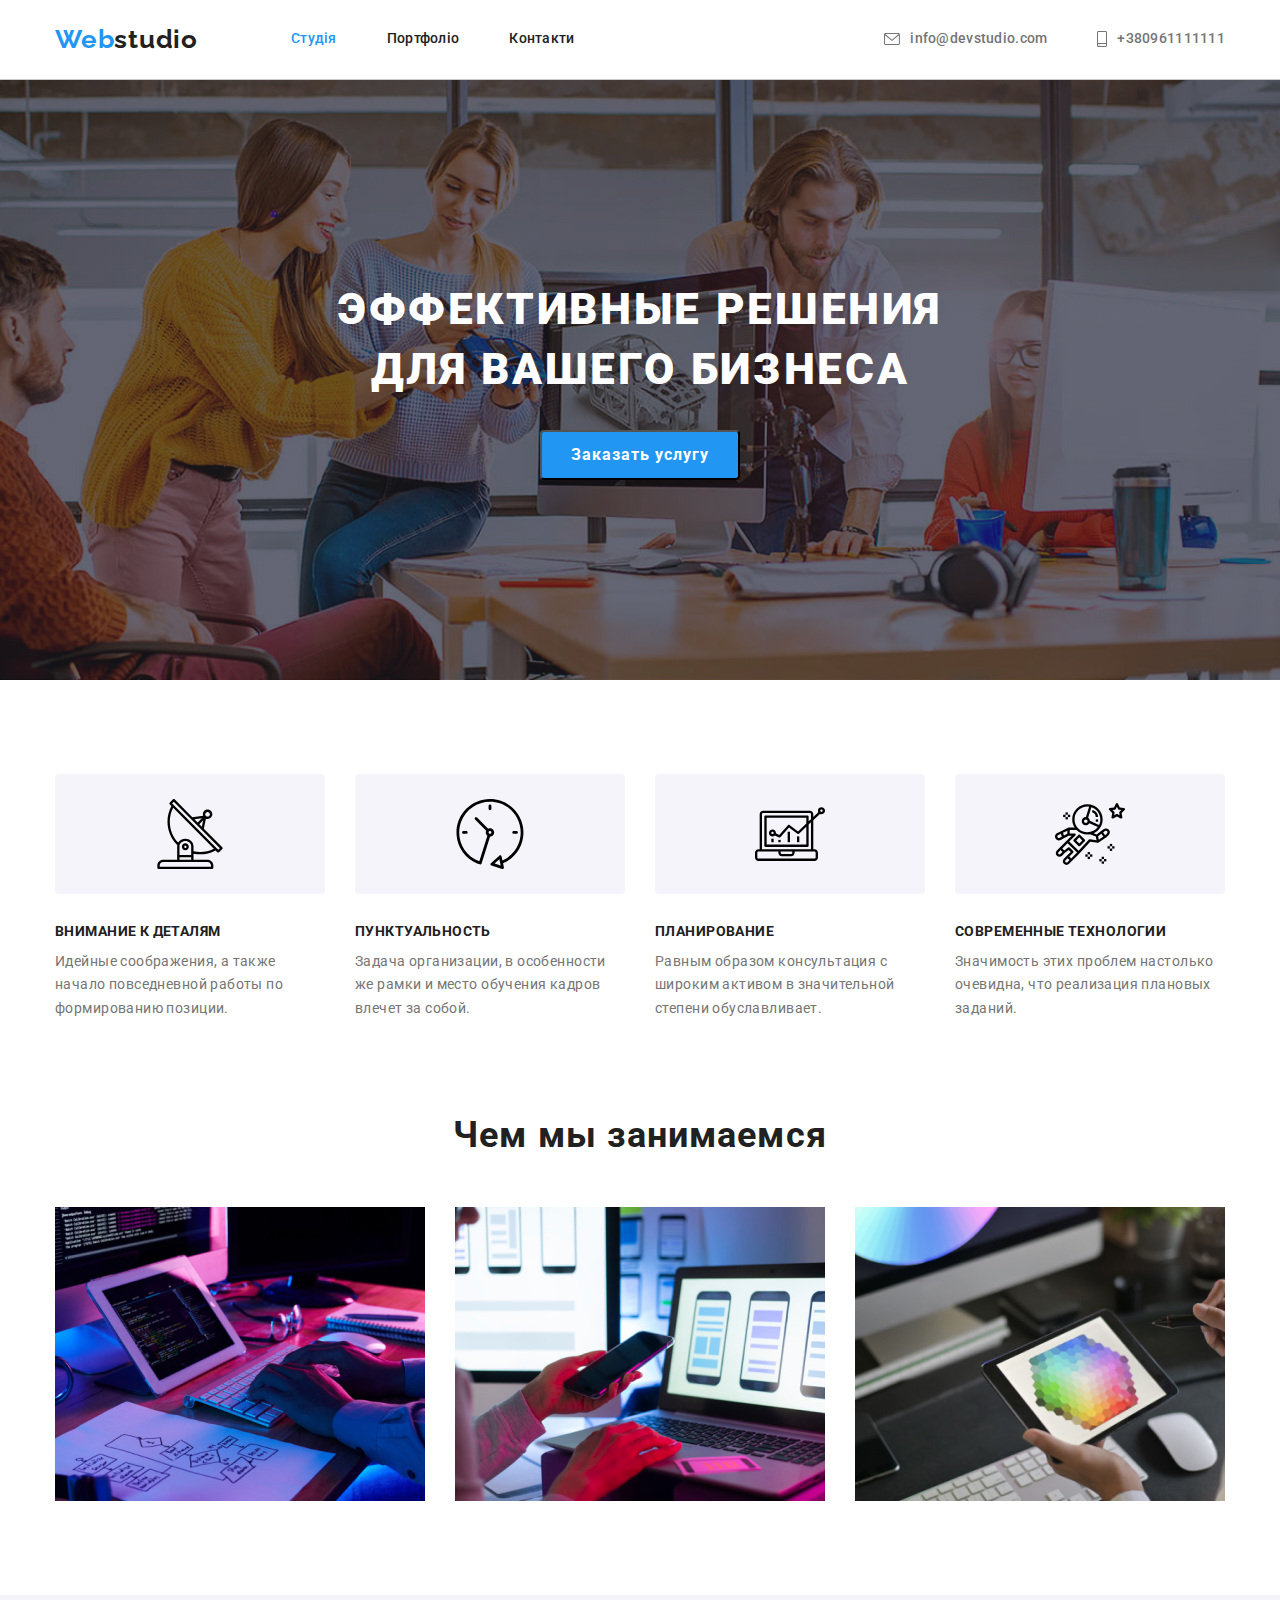
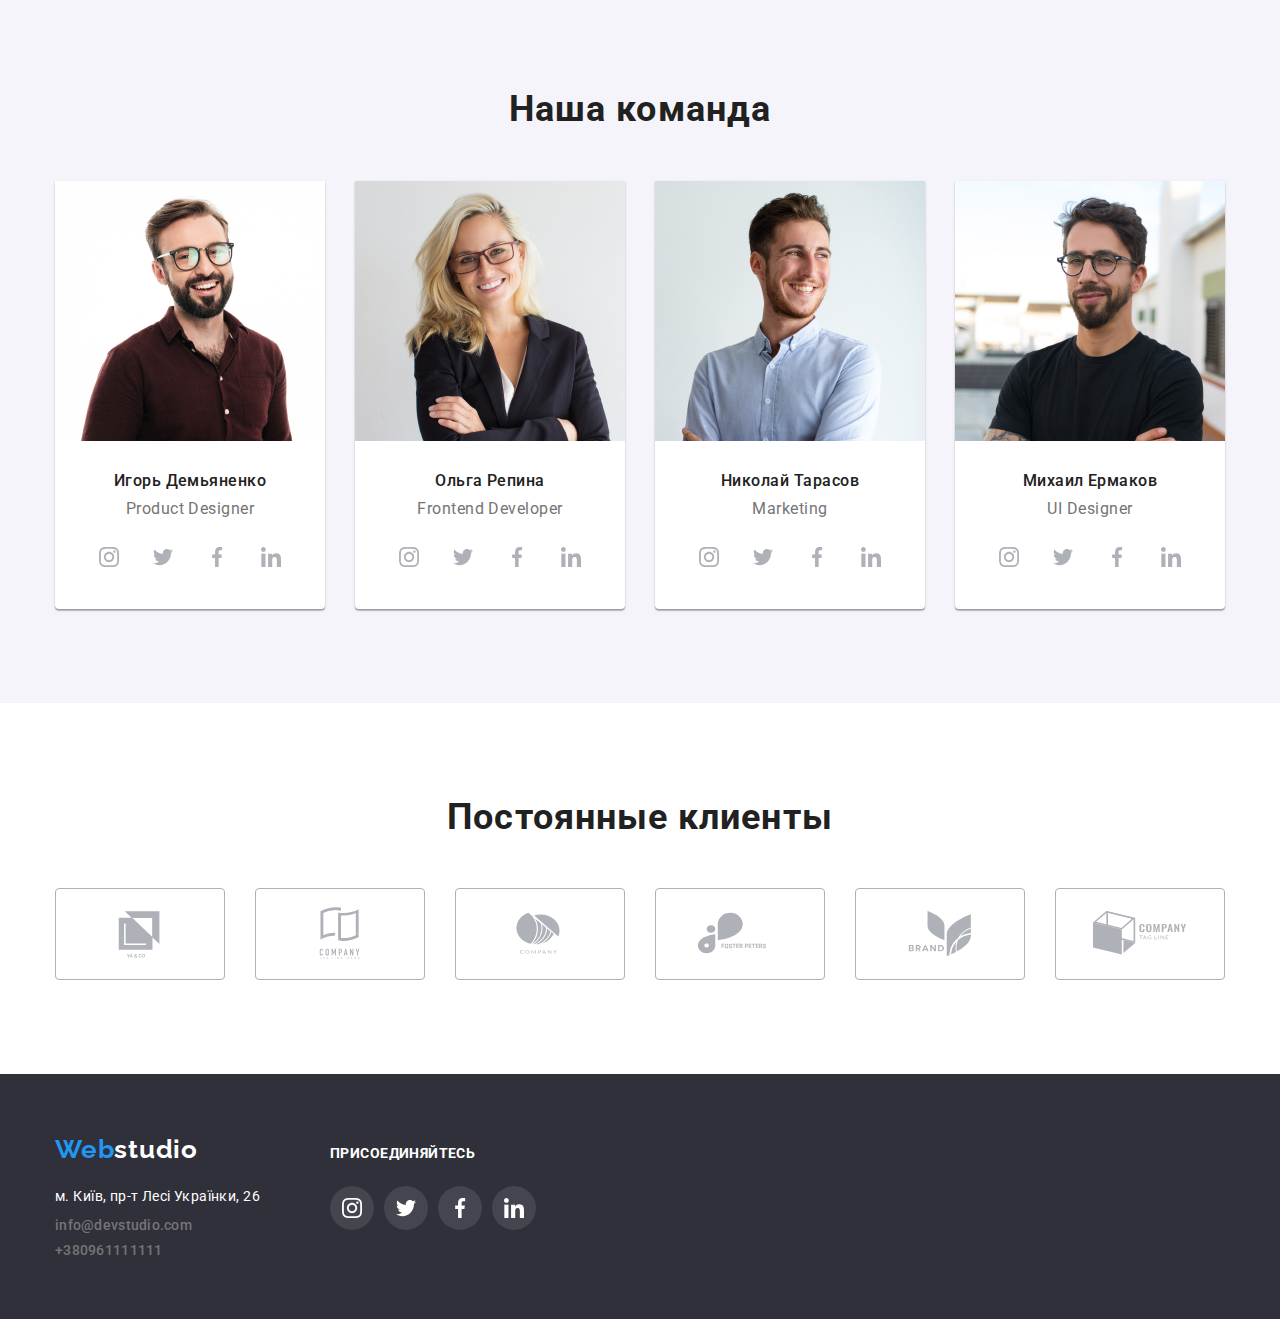
<file: index.html>
<!DOCTYPE html>
<html lang="en">

<head>
  <meta charset="UTF-8" />
  <meta http-equiv="X-UA-Compatible" content="IE=edge" />
  <link rel="preconnect" href="https://fonts.googleapis.com" />
  <link rel="preconnect" href="https://fonts.gstatic.com" crossorigin />
  <link href="https://fonts.googleapis.com/css2?family=Raleway:wght@700&family=Roboto:wght@400;500;700;900&display=swap"
    rel="stylesheet" />
  <link rel="stylesheet" href="https://cdn.jsdelivr.net/npm/modern-normalize@1.1.0/modern-normalize.min.css" />
  <link rel="stylesheet" href="./styles/styles.css" />
  <title>DZ4</title>
</head>

<body>
  <!--header-->
  <header class="header">
    <div class="conteiner navigation">
      <nav class="navbar">
        <a class="logo-nav link" href="index.html">Web<span class="logoheader">studio</span></a>
        <ul class="navbar-list list">
          <li class="navbar-item"><a class="link current" href="./index.html">Студія</a></li>
          <li class="navbar-item"><a class="link" href="./portfolio.html">Портфоліо</a></li>
          <li class="navbar-item"><a class="link" href="">Контакти</a></li>
        </ul>
      </nav>
      <ul class="contact-list list">
        <li class="contact-item">
          <a class="contact-link link" href="mailto:info@devstudio.com">
            <svg class="mail-contact" width="16" height="12">
              <use href="./img/symbol-defs.svg#icon-mail">
              </use>
            </svg>info@devstudio.com
          </a>
        </li>
        <li class="contact-item">
          <a class="contact-link link" href="tel:+380961111111">
            <svg class="phone-contact" width="10" height="16">
              <use href="./img/symbol-defs.svg#icon-smartphone">
              </use>
            </svg>+380961111111</a>
        </li>
      </ul>
    </div>
  </header>
  <!--main-->
  <main>
    <!--baner-->
    <section class="baner">
      <div class="conteiner">
        <h1 class="baner-title">Эффективные решения для вашего бизнеса</h1>
        <button class="btn baner-btn" type="button">Заказать услугу</button>
      </div>
    </section>
    <!--content-->
    <section class="section">
      <div class="conteiner">
        <h2 class="content-title visually-hidden ">Наші переваги</h2>
        <ul class="content-list list">
          <li class="content-item">
            <div class="content-svg-wraper">
              <svg class="content-svg" width="70" height="70">
                <use href="./img/symbol-defs.svg#icon-content1"></use>
              </svg>
            </div>
            <h3 class="content-subtitle">Внимание к деталям</h3>
            <p class="content-text">
              Идейные соображения, а также начало повседневной работы по формированию позиции.
            </p>
          </li>
          <li class="content-item">
            <div class="content-svg-wraper">
              <svg class="content-svg" width="70" height="70">
                <use href="./img/symbol-defs.svg#icon-content2"></use>
              </svg>
            </div>
            <h3 class="content-subtitle">Пунктуальность</h3>
            <p class="content-text">
              Задача организации, в особенности же рамки и место обучения кадров влечет за собой.
            </p>
          </li>
          <li class="content-item">
            <div class="content-svg-wraper">
              <svg class="content-svg" width="70" height="70">
                <use href="./img/symbol-defs.svg#icon-content3"></use>
              </svg>
            </div>
            <h3 class="content-subtitle">Планирование</h3>
            <p class="content-text">
              Равным образом консультация с широким активом в значительной степени обуславливает.
            </p>
          </li>
          <li class="content-item">
            <div class="content-svg-wraper">
              <svg class="content-svg" width="70" height="70">
                <use href="./img/symbol-defs.svg#icon-content4"></use>
              </svg>
            </div>
            <h3 class="content-subtitle">Современные технологии</h3>
            <p class="content-text">
              Значимость этих проблем настолько очевидна, что реализация плановых заданий.
            </p>
          </li>
        </ul>
      </div>
    </section>
    <!--work galery-->
    <section class="work section">
      <div class="conteiner">
        <h2 class="work-title">Чем мы занимаемся</h2>
        <ul class="work-list list">
          <li class="work-item">
            <img src="./img/box1.jpg" alt="developer typing on keyboard" width="370" />
          </li>
          <li class="work-item">
            <img src="./img/box2.jpg" alt="mobile developer watching at phone" width="370" />
          </li>
          <li class="work-item">
            <img src="./img/box3.jpg" alt="developer watching at tablet" width="370" />
          </li>
        </ul>
      </div>
    </section>
    <!--team-->
    <section class="team section">
      <div class="conteiner">
        <h2 class="team-title">Наша команда</h2>
        <ul class="team-list list">
          <li class="team-item">
            <img src="./img/img.jpg" alt="Product designer" width="270" />
            <div class="team-people">
              <h3 class="team-subtitle">Игорь Демьяненко</h3>
              <p class="team-text">Product Designer</p>
              <ul class="team-social-list list">
                <li class="team-social-item">
                  <a href="" class="team-link link">
                    <svg class="social-svg" width="20" height="20">
                      <use href="./img/symbol-defs.svg#icon-instagram"></use>
                    </svg>
                  </a>
                </li>
                <li class="team-social-item">
                  <a href="" class="team-link link">
                    <svg class="social-svg" width="20" height="20">
                      <use href="./img/symbol-defs.svg#icon-twitter"></use>
                    </svg>
                  </a>
                </li>
                <li class="team-social-item">
                  <a href="" class="team-link link">
                    <svg class="social-svg" width="20" height="20">
                      <use href="./img/symbol-defs.svg#icon-facebook"></use>
                    </svg>
                  </a>
                </li>
                <li class="team-social-item">
                  <a href="" class="team-link link">
                    <svg class="social-svg" width="20" height="20">
                      <use href="./img/symbol-defs.svg#icon-linkedin"></use>
                    </svg>
                  </a>
                </li>
              </ul>
            </div>
          </li>
          <li class="team-item">
            <img src="./img/img-1.jpg" alt="Frontend developer" width="270" />
            <div class="team-people">
              <h3 class="team-subtitle">Ольга Репина</h3>
              <p class="team-text">Frontend Developer</p>
              <ul class="team-social-list list">
                <li class="team-social-item">
                  <a href="" class="team-link link">
                    <svg class="social-svg" width="20" height="20">
                      <use href="./img/symbol-defs.svg#icon-instagram"></use>
                    </svg>
                  </a>
                </li>
                <li class="team-social-item">
                  <a href="" class="team-link link">
                    <svg class="social-svg" width="20" height="20">
                      <use href="./img/symbol-defs.svg#icon-twitter"></use>
                    </svg>
                  </a>
                </li>
                <li class="team-social-item">
                  <a href="" class="team-link link">
                    <svg class="social-svg" width="20" height="20">
                      <use href="./img/symbol-defs.svg#icon-facebook"></use>
                    </svg>
                  </a>
                </li>
                <li class="team-social-item">
                  <a href="" class="team-link link">
                    <svg class="social-svg" width="20" height="20">
                      <use href="./img/symbol-defs.svg#icon-linkedin"></use>
                    </svg>
                  </a>
                </li>
              </ul>
            </div>
          </li>
          <li class="team-item">
            <img src="./img/img-2.jpg" alt="Marketing" width="270" />
            <div class="team-people">
              <h3 class="team-subtitle">Николай Тарасов</h3>
              <p class="team-text">Marketing</p>
              <ul class="team-social-list list">
                <li class="team-social-item">
                  <a href="" class="team-link link">
                    <svg class="social-svg" width="20" height="20">
                      <use href="./img/symbol-defs.svg#icon-instagram"></use>
                    </svg>
                  </a>
                </li>
                <li class="team-social-item">
                  <a href="" class="team-link link">
                    <svg class="social-svg" width="20" height="20">
                      <use href="./img/symbol-defs.svg#icon-twitter"></use>
                    </svg>
                  </a>
                </li>
                <li class="team-social-item">
                  <a href="" class="team-link link">
                    <svg class="social-svg" width="20" height="20">
                      <use href="./img/symbol-defs.svg#icon-facebook"></use>
                    </svg>
                  </a>
                </li>
                <li class="team-social-item">
                  <a href="" class="team-link link">
                    <svg class="social-svg" width="20" height="20">
                      <use href="./img/symbol-defs.svg#icon-linkedin"></use>
                    </svg>
                  </a>
                </li>
              </ul>
            </div>
          </li>
          <li class="team-item">
            <img src="./img/img-3.jpg" alt="UI designer" width="270" />
            <div class="team-people">
              <h3 class="team-subtitle">Михаил Ермаков</h3>
              <p class="team-text">UI Designer</p>
              <ul class="team-social-list list">
                <li class="team-social-item">
                  <a href="" class="team-link link">
                    <svg class="social-svg" width="20" height="20">
                      <use href="./img/symbol-defs.svg#icon-instagram"></use>
                    </svg>
                  </a>
                </li>
                <li class="team-social-item">
                  <a href="" class="team-link link">
                    <svg class="social-svg" width="20" height="20">
                      <use href="./img/symbol-defs.svg#icon-twitter"></use>
                    </svg>
                  </a>
                </li>
                <li class="team-social-item">
                  <a href="" class="team-link link">
                    <svg class="social-svg" width="20" height="20">
                      <use href="./img/symbol-defs.svg#icon-facebook"></use>
                    </svg>
                  </a>
                </li>
                <li class="team-social-item">
                  <a href="" class="team-link link">
                    <svg class="social-svg" width="20" height="20">
                      <use href="./img/symbol-defs.svg#icon-linkedin"></use>
                    </svg>
                  </a>
                </li>
              </ul>
            </div>
          </li>
        </ul>
      </div>
    </section>
    <!--clients-->
    <section class="clients section">
      <div class="conteiner">
        <h2 class="clients-title">Постоянные клиенты</h2>
        <ul class="clients-list list">
          <li class="clients-item">
            <a href="" class="clients-link link">
              <svg class="clients-logo" width="106" height="60">
                <use href="./img/symbol-defs.svg#icon-clients1"></use>
              </svg>
            </a>
          </li>
          <li class="clients-item">
            <a href="" class="clients-link link">
              <svg class="clients-logo" width="106" height="60">
                <use href="./img/symbol-defs.svg#icon-clients2"></use>
              </svg>
            </a>
          </li>
          <li class="clients-item">
            <a href="" class="clients-link link">
              <svg class="clients-logo" width="106" height="60">
                <use href="./img/symbol-defs.svg#icon-clients3"></use>
              </svg>
            </a>
          </li>
          <li class="clients-item">
            <a href="" class="clients-link link">
              <svg class="clients-logo" width="106" height="60">
                <use href="./img/symbol-defs.svg#icon-clients4"></use>
              </svg>
            </a>
          </li>
          <li class="clients-item">
            <a href="" class="clients-link link">
              <svg class="clients-logo" width="106" height="60">
                <use href="./img/symbol-defs.svg#icon-clients5"></use>
              </svg>
            </a>
          </li>
          <li class="clients-item">
            <a href="" class="clients-link link">
              <svg class="clients-logo" width="106" height="60">
                <use href="./img/symbol-defs.svg#icon-clients6"></use>
              </svg>
            </a>
          </li>
        </ul>
      </div>
    </section>
  </main>
  <!--footer-->
  <footer class="footer">
    <div class="conteiner footer-wraper">
      <div class="address-wraper">
        <a class="logo-footer link" href="index.html">Web<span class="logofooter">studio</span></a>
        <address>

          <ul class="footer-list list">
            <li class="footer-item">
              <a class="footer-map link" href="https://goo.gl/maps/QaSQcrVwAwJUvmYh8" target="_blank" rel="">м. Київ,
                пр-т
                Лесі Українки, 26</a>
            </li>
            <li class="footer-item">
              <a class="contact-link link" href="mailto:info@devstudio.com">info@devstudio.com</a>
            </li>
            <li class="footer-item">
              <a class="contact-link link" href="tel:+380961111111">+380961111111</a>
            </li>
          </ul>
        </address>
      </div>
      <div class="join">
        <h3 class="join-title">присоединяйтесь</h3>
        <ul class="team-social-list list">
          <li class="team-social-item">
            <a href="" class="team-link join-social-link link">
              <svg class="social-svg" width="20" height="20">
                <use href="./img/symbol-defs.svg#icon-instagram"></use>
              </svg>
            </a>
          </li>
          <li class="team-social-item">
            <a href="" class="team-link join-social-link link">
              <svg class="social-svg" width="20" height="20">
                <use href="./img/symbol-defs.svg#icon-twitter"></use>
              </svg>
            </a>
          </li>
          <li class="team-social-item">
            <a href="" class="team-link join-social-link link">
              <svg class="social-svg" width="20" height="20">
                <use href="./img/symbol-defs.svg#icon-facebook"></use>
              </svg>
            </a>
          </li>
          <li class="team-social-item">
            <a href="" class="team-link join-social-link link">
              <svg class="social-svg" width="20" height="20">
                <use href="./img/symbol-defs.svg#icon-linkedin"></use>
              </svg>
            </a>
          </li>
        </ul>
      </div>
    </div>
  </footer>
</body>

</html>
</file>
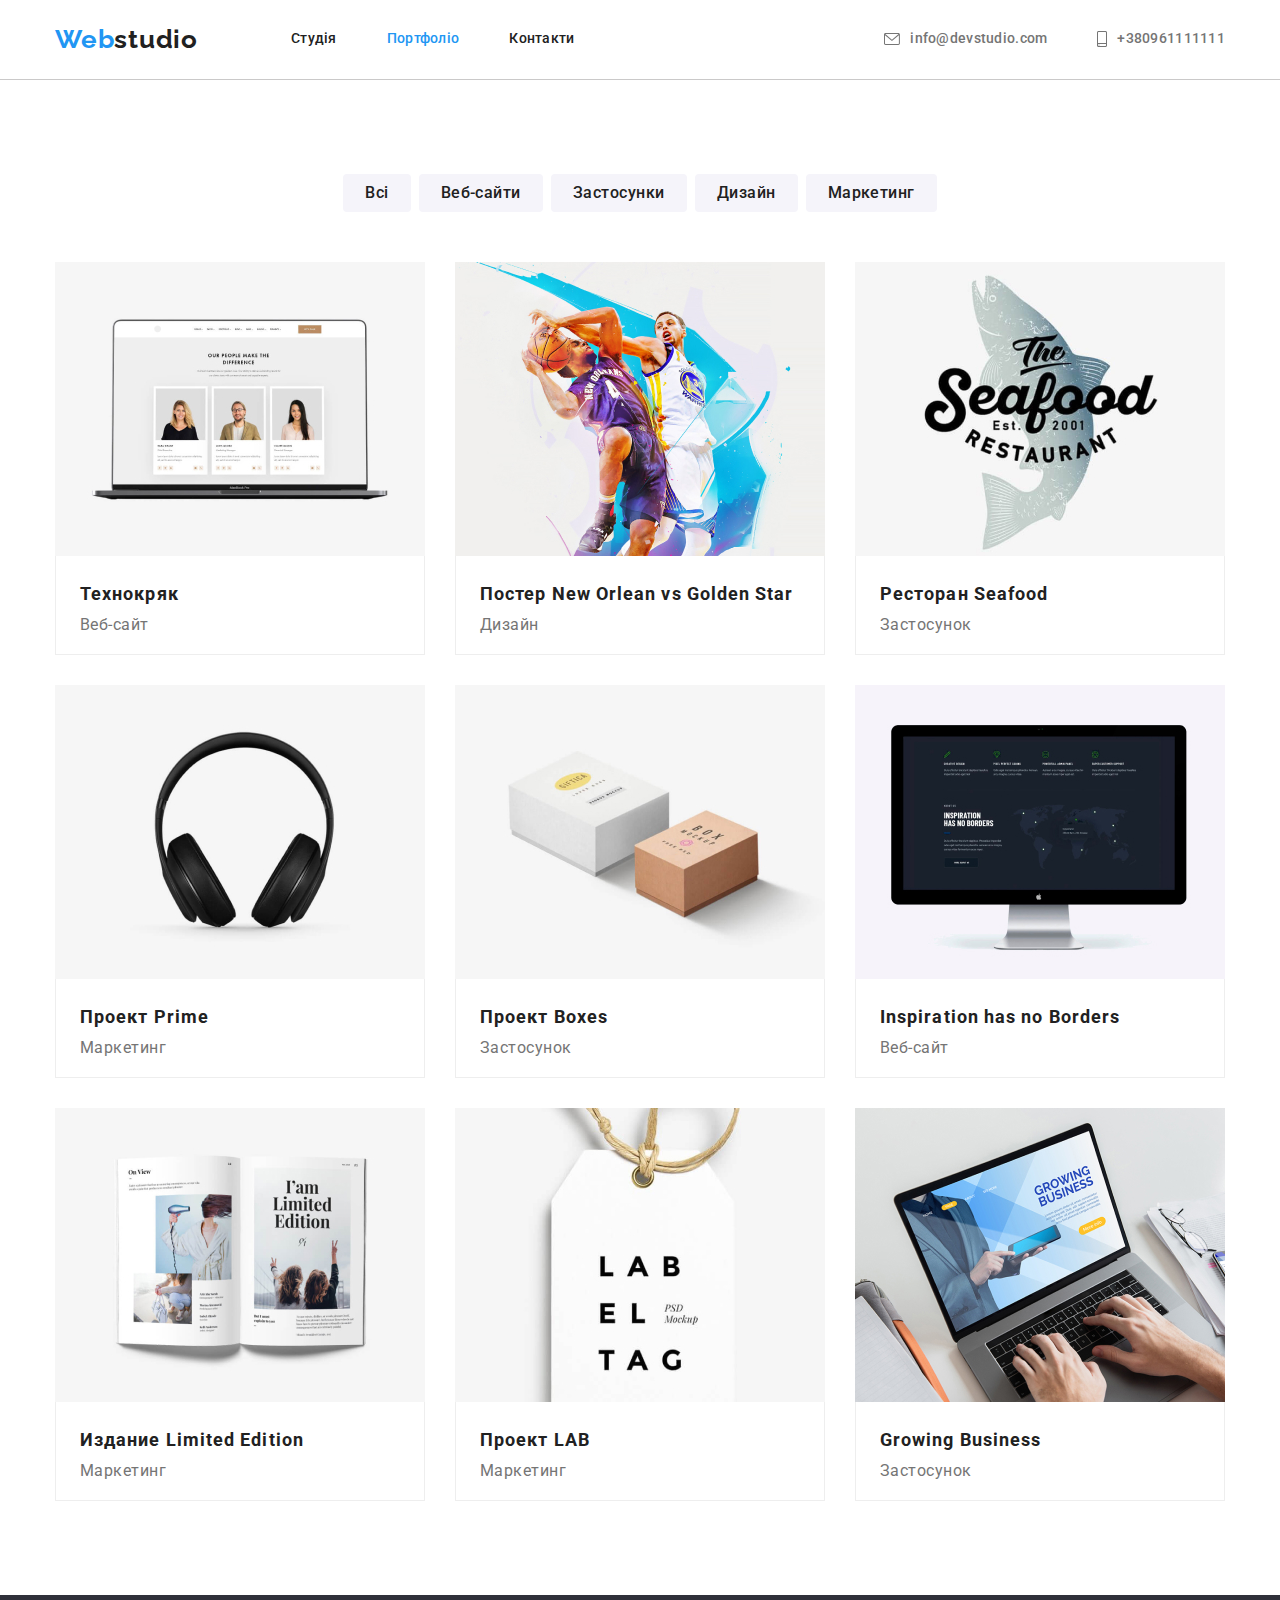
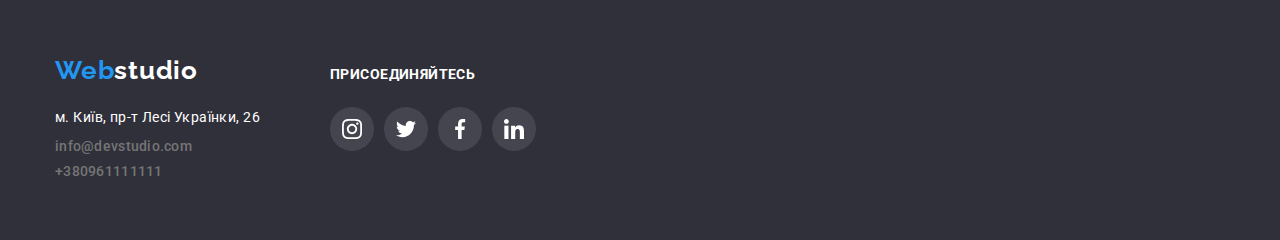
<file: portfolio.html>
<!DOCTYPE html>
<html lang="en">
  <head>
    <meta charset="UTF-8" />
    <meta http-equiv="X-UA-Compatible" content="IE=edge" />
    <link rel="preconnect" href="https://fonts.googleapis.com" />
    <link rel="preconnect" href="https://fonts.gstatic.com" crossorigin />
    <link
      href="https://fonts.googleapis.com/css2?family=Raleway:wght@700&family=Roboto:wght@400;500;700;900&display=swap"
      rel="stylesheet"
    />
    <link
      rel="stylesheet"
      href="https://cdn.jsdelivr.net/npm/modern-normalize@1.1.0/modern-normalize.min.css"
    />
    <link rel="stylesheet" href="./styles/styles.css" />
    <title>DZ4 Portfolio</title>
  </head>

  <body>
    <!--header-->
    <header class="header">
      <div class="conteiner navigation">
        <nav class="navbar">
          <a class="logo-nav link" href="index.html">Web<span class="logoheader">studio</span></a>
          <ul class="navbar-list list">
            <li class="navbar-item"><a class="link" href="./index.html">Студія</a></li>
            <li class="navbar-item"><a class="link current" href="./portfolio.html">Портфоліо</a></li>
            <li class="navbar-item"><a class="link" href="">Контакти</a></li>
          </ul>
        </nav>
        <ul class="contact-list list">
          <li class="contact-item">
            <a class="contact-link link" href="mailto:info@devstudio.com">
              <svg class="mail-contact" width="16" height="12">
                <use href="./img/symbol-defs.svg#icon-mail">
                </use>
              </svg>info@devstudio.com</a>
          </li>
          <li class="contact-item">
            <a class="contact-link link" href="tel:+380961111111">
              <svg class="phone-contact" width="10" height="16">
                <use href="./img/symbol-defs.svg#icon-smartphone">
                </use>
              </svg>+380961111111</a>
          </li>
        </ul>
      </div>
    </header>
    <!--main-->
    <main>
      <section class="section">
        <div class="conteiner">
          <h1 class="filter-title visually-hidden">Filter</h1>
          <!--filer-->
          <ul class="filter-list list">
            <li class="filter-item"><button class="filter-btn" type="button">Всі</button></li>
            <li class="filter-item">
              <button class="filter-btn" type="button">Веб-сайти</button>
            </li>
            <li class="filter-item">
              <button class="filter-btn" type="button">Застосунки</button>
            </li>
            <li class="filter-item"><button class="filter-btn" type="button">Дизайн</button></li>
            <li class="filter-item">
              <button class="filter-btn" type="button">Маркетинг</button>
            </li>
          </ul>
          <!--portfolio-work-->
          <ul class="portfolio-work-list list">
            <li class="portfolio-work-item item">
              <a class="portfolio-work-link link" href="">
                <img class="portfolio-work-img" src="./img/portf(2).jpg" alt="notebook" />
                <div class="portfolio-name">
                  <h2 class="portfolio-work-title">Технокряк</h2>
                  <p class="portfolio-work-text">Веб-сайт</p>
                </div>
              </a>
            </li>
            <li class="portfolio-work-item">
              <a class="portfolio-work-link link" href=""><img class="portfolio-work-img" src="./img/portf(3).jpg" alt="bascetbool" />
                <div class="portfolio-name">
                  <h2 class="portfolio-work-title">Постер New Orlean vs Golden Star</h2>
                  <p class="portfolio-work-text">Дизайн</p>
                </div>
              </a>
            </li>
            <li class="portfolio-work-item">
              <a class="portfolio-work-link link" href=""><img class="portfolio-work-img" src="./img/portf(4).jpg" alt="logobar&fish" />
                <div class="portfolio-name">
                  <h2 class="portfolio-work-title">Ресторан Seafood</h2>
                  <p class="portfolio-work-text">Застосунок</p>
                </div>
              </a>
            </li>
            <li class="portfolio-work-item">
              <a class="portfolio-work-link link" href=""><img class="portfolio-work-img" src="./img/portf(5).jpg" alt="headphone" />
                <div class="portfolio-name">
                  <h2 class="portfolio-work-title">Проект Prime</h2>
                  <p class="portfolio-work-text">Маркетинг</p>
                </div>
              </a>
            </li>
            <li class="portfolio-work-item">
              <a class="portfolio-work-link link" href=""><img class="portfolio-work-img" src="./img/portf(6).jpg" alt="boxes" />
                <div class="portfolio-name">
                  <h2 class="portfolio-work-title">Проект Boxes</h2>
                  <p class="portfolio-work-text">Застосунок</p>
                </div>
              </a>
            </li>
            <li class="portfolio-work-item">
              <a class="portfolio-work-link link" href=""><img class="portfolio-work-img" src="./img/portf(7).jpg" alt="pc" />
                <div class="portfolio-name">
                  <h2 class="portfolio-work-title">Inspiration has no Borders</h2>
                  <p class="portfolio-work-text">Веб-сайт</p>
                </div>
              </a>
            </li>
            <li class="portfolio-work-item">
              <a class="portfolio-work-link link" href=""><img class="portfolio-work-img" src="./img/portf(8).jpg" alt="magazine" />
                <div class="portfolio-name">
                  <h2 class="portfolio-work-title">Издание Limited Edition</h2>
                  <p class="portfolio-work-text">Маркетинг</p>
                </div>
              </a>
            </li>
            <li class="portfolio-work-item">
              <a class="portfolio-work-link link" href=""><img class="portfolio-work-img" src="./img/portf(9).jpg" alt="price" />
                <div class="portfolio-name">
                  <h2 class="portfolio-work-title">Проект LAB</h2>
                  <p class="portfolio-work-text">Маркетинг</p>
                </div>
              </a>
            </li>
            <li class="portfolio-work-item">
              <a class="portfolio-work-link link" href=""><img class="portfolio-work-img" src="./img/portf(1).jpg" alt="notebook" />
                <div class="portfolio-name">
                  <h2 class="portfolio-work-title">Growing Business</h2>
                  <p class="portfolio-work-text">Застосунок</p>
                </div>
              </a>
            </li>
          </ul>
        </div>
      </section>
    </main>
    <!--footer-->
  <footer class="footer">
    <div class="conteiner footer-wraper">
      <div class="address-wraper">
        <a class="logo-footer link" href="index.html">Web<span class="logofooter">studio</span></a>
        <address>
          <ul class="footer-list list">
            <li class="footer-item">
              <a class="footer-map link" href="https://goo.gl/maps/QaSQcrVwAwJUvmYh8" target="_blank" rel="">м. Київ, пр-т
                Лесі Українки, 26</a>
            </li>
            <li class="footer-item">
              <a class="contact-link link" href="mailto:info@devstudio.com">info@devstudio.com</a>
            </li>
            <li class="footer-item">
              <a class="contact-link link" href="tel:+380961111111">+380961111111</a>
            </li>
          </ul>
        </address>
      </div>
      <div class="join">
        <h3 class="join-title">присоединяйтесь</h3>
        <ul class="team-social-list list">
          <li class="team-social-item">
            <a href="" class="team-link join-social-link link">
              <svg class="social-svg" width="20" height="20">
                <use href="./img/symbol-defs.svg#icon-instagram"></use>
              </svg>
            </a>
          </li>
          <li class="team-social-item">
            <a href="" class="team-link join-social-link link">
              <svg class="social-svg" width="20" height="20">
                <use href="./img/symbol-defs.svg#icon-twitter"></use>
              </svg>
            </a>
          </li>
          <li class="team-social-item">
            <a href="" class="team-link join-social-link link">
              <svg class="social-svg" width="20" height="20">
                <use href="./img/symbol-defs.svg#icon-facebook"></use>
              </svg>
            </a>
          </li>
          <li class="team-social-item">
            <a href="" class="team-link join-social-link link">
              <svg class="social-svg" width="20" height="20">
                <use href="./img/symbol-defs.svg#icon-linkedin"></use>
              </svg>
            </a>
          </li>
        </ul>
      </div>
    </div>
  </footer>
  </body>
</html>
</file>
<file: styles/styles.css>
:root {
  --primari-text-color: #757575;
  --title-text-color: #212121;
  --accent-text-color: #2196F3;
  --primari-white-color: #ffffff;
  --primari-border-color: #AFB1B8;
}

body {
  font-family: 'Roboto';
}

h1,
h2,
h3,
p,
ul {
  margin: 0;
}

ul {
  padding: 0;
}

img {
  display: block;
  max-width: 100%;
  height: auto;
}

.conteiner {
  width: 1200px;
  margin: 0 auto;
  padding: 0 15px;
}

.list {
  list-style: none;
}

.link {
  display: block;
  color: var(--title-text-color);
  text-decoration: none;
}

.section {
  padding-top: 94px;
  padding-bottom: 94px;
}

.visually-hidden {
  position: absolute;
  white-space: nowrap;
  width: 1px;
  height: 1px;
  overflow: hidden;
  border: 0;
  padding: 0;
  clip: rect(0 0 0 0);
  clip-path: inset(50%);
  margin: -1px;
}

/*---header---------------*/

.header {
  border-bottom: 1px solid #cac9c9;
}

.navigation {
  display: flex;
  align-items: center;
}

.logo-nav {
  padding-top: 24px;
  padding-bottom: 24px;
  font-family: 'Raleway';
  font-style: normal;
  font-weight: 700;
  font-size: 26px;
  line-height: 1.19;
  letter-spacing: 0.03em;
  color: var(--accent-text-color);
}

.logoheader {
  color: var(--title-text-color);
}

.navbar {
  display: flex;
}

.navbar-list {
  display: flex;
  align-items: center;
  margin-left: 93px;
}

.navbar-item {
  font-weight: 500;
  font-size: 14px;
  line-height: 1.14;
  letter-spacing: 0.02em;
}

.navbar-item:not(:last-child) {
  margin-right: 50px;
}

.link:hover,
.link:focus {
  color:var(--accent-text-color);
}

.contact-list {
  display: flex;
  margin-left: auto;
}

.contact-item:not(:last-child) {
  margin-right: 50px;
}

.contact-link {
      display: flex;
        align-items: center;
  font-weight: 500;
  font-size: 14px;
  line-height: 1.14;
  letter-spacing: 0.02em;
  color: #757575;
}

.navbar-list .current {
  color: var(--accent-text-color);
}

.phone-contact {
  margin-right: 10px;
  fill: currentColor;
}

.contact-link:hover,
.contact-link:focus {
  color: var(--accent-text-color);
  fill: var(--accent-text-color);
}

.mail-contact {
  margin-right: 10px;
  fill: currentColor;
}

/*---main-------------------*/
/* < !--baner--> */
.baner {
  max-width: 1600px;
  margin-left: auto;
  margin-right: auto;
  padding: 200px 0;
  background-color: #2f303a;
  background-image: linear-gradient(rgba(47, 48, 58, 0.4), rgba(47, 48, 58, 0.4)),
    url(../img/baner.jpg);
  background-repeat: no-repeat;
  background-position: center center;
  background-size: cover;
}

.baner-title {
  width: 696px;
  margin: 0 auto; 
  margin-bottom: 30px;
  font-weight: 900;
  font-size: 44px;
  line-height: 1.36;
  text-align: center;
  letter-spacing: 0.06em;
  text-transform: uppercase;
  color: var(--primari-white-color);
}

.btn {
  width: 200px;
  height: 50px;
  background-color: var(--accent-text-color);
  box-shadow: 0px 4px 4px rgba(0, 0, 0, 0.15);
  border-radius: 4px;
  font-weight: 700;
  font-size: 16px;
  line-height: 1.875;
  text-align: center;
  letter-spacing: 0.06em;
  color: var(--primari-white-color);
  cursor: pointer;
}

.btn:hover,
.btn:focus {
  background-color: #188ce8;
}

.baner-btn {
  display: block;
  margin: 0 auto;
}

/* < !--content--> */

.content-list {
  display: flex;
  justify-content: space-between;
}

.content-item {
  width: 270px;
}

.content-svg-wraper{
  display: flex;
    align-items: center;
    justify-content: center;
    height: 120px;
    margin-bottom: 30px;
    border-radius: 4px;
    background: #F5F4FA;
    
}
/* .content-svg {
  width: 270px;
  height: 120px;
  margin-bottom: 30px;
} */

.content-subtitle {
  margin-bottom: 10px;
  font-weight: 700;
  font-size: 14px;
  line-height: 1.14;
  letter-spacing: 0.03em;
  text-transform: uppercase;
  color: var(--title-text-color);
}

.content-text {
  font-size: 14px;
  line-height: 1.71;
  letter-spacing: 0.03em;
  color: var(--primari-text-color);
}

/* < !--work galery--> */
.work {
  padding-top: 0px;
}

.work-list {
  display: flex;
}

.work-item:not(:last-child) {
  margin-right: 30px;
}

.work-title {
  margin-bottom: 50px;
  font-weight: 700;
  font-size: 36px;
  line-height: 1.16;
  text-align: center;
  letter-spacing: 0.03em;
  color: var(--title-text-color);
}

/* < !--team--> */
.team {
  background-color: #f5f4fa;
}

.team-list {
  display: flex;
  justify-content: space-between;
}

.team-item {
  background: var(--primari-white-color);
  box-shadow: 0px 1px 3px rgba(0, 0, 0, 0.12), 0px 1px 1px rgba(0, 0, 0, 0.14),
    0px 2px 1px rgba(0, 0, 0, 0.2);
  border-radius: 0px 0px 4px 4px;
}

.team-title {
  margin-bottom: 50px;
  font-weight: 700;
  font-size: 36px;
  line-height: 1.16;
  text-align: center;
  letter-spacing: 0.03em;
  color: var(--title-text-color);
}

.team-people {
  padding: 30px 0;
}

.team-subtitle {
  margin-bottom: 10px;
  font-weight: 500;
  font-size: 16px;
  line-height: 19px;
  text-align: center;
  letter-spacing: 0.03em;
  color: var(--title-text-color);
}

.team-text {
  margin-bottom: 16px;
  font-weight: 400;
  font-size: 16px;
  line-height: 1.18;
  text-align: center;
  letter-spacing: 0.03em;
  color: var(--primari-text-color);
}

.team-social-list {
  display: flex;
  justify-content: center;
  gap: 10px;
}

.team-link {
  display: flex;
  justify-content: center;
  align-items: center;
  width: 44px;
  height: 44px;
  border-radius: 50%;
  background-color: var(--primari-white-color);
  fill: var(--primari-border-color);
}

.social-svg {
  width: 20px;
  height: 20px;
}

.team-link:focus,
.team-link:hover {
  background-color: var(--accent-text-color);
  fill: var(--primari-white-color);
  cursor: pointer;
}

.clients-title {
  margin-bottom: 50px;
  font-weight: 700;
  font-size: 36px;
  line-height: 1.16;
  text-align: center;
  letter-spacing: 0.03em;
  color: var(--title-text-color);
}

.clients-list {
  display: flex;
  gap: 30px;
}

.clients-item {
  width: 170px;
  height: 92px;
}

.clients-link {
  display: flex;
  justify-content: center;
  align-items: center;
  width: 100%;
  height: 100%;
  border: 1px solid var(--primari-border-color);
  border-radius: 4px;
  fill: var(--primari-border-color);
}

.clients-link:focus,
.clients-link:hover {
  border: 1px solid var(--accent-text-color);
  fill: var(--accent-text-color);
  cursor: pointer;
}

/*---footer-------------------------------*/
.footer {
  padding: 60px 0;
  background-color: #2f303a;
}

.footer-wraper {
  display: flex;
  align-items: baseline;
  gap: 70px;
}

.logo-footer {
  font-family: 'Raleway';
  font-style: normal;
  font-weight: 700;
  font-size: 26px;
  line-height: 1.19;
  letter-spacing: 0.03em;
  color: var(--accent-text-color);
}

.logofooter {
  color: var(--primari-white-color);
}

.footer-list {
  margin-top: 20px;
}

.footer-item {
  font-style: normal;
  font-weight: 400;
  font-size: 14px;
  line-height: 1.71;
  letter-spacing: 0.03em;
  color: rgba(255, 255, 255, 0.6);
}

.footer-item:not(:last-child) {
  margin-bottom: 9px;
}

.footer-map {
  color: #ffffff;
}

.join {
  display: flex;
  flex-direction: column;
  width: 206px;
}

.join-title {
  margin-bottom: 20px;
  font-weight: 700;
  font-size: 14px;
  line-height: 1.71;
  letter-spacing: 0.03em;
  text-transform: uppercase;
  color: var(--primari-white-color);
}

.join-social-link {
  background-color: rgba(255, 255, 255, 0.1);
  fill: var(--primari-white-color);
}

/*=====portfolio===============================*/

/* < !--filer--> */

.filter-list {
  display: flex;
  justify-content: center;
  margin-bottom: 50px;
}

.filter-item {
  display: i  ;
  margin-right: 8px;
}

.filter-item:last-child {
  margin-right: 0;
}

.filter-btn {
  padding: 6px 22px;
  background-color: #f5f4fa;
  border-radius: 4px;
  border: 0;
  font-weight: 500;
  font-size: 16px;
  line-height: 1.625;
  text-align: center;
  letter-spacing: 0.03em;
  color: var(--title-text-color);
  cursor: pointer;
}

.filter-btn:hover,
.filter-btn:focus {
  background-color: var(--accent-text-color);
  color: var(--primari-white-color);
  box-shadow: 0px 3px 1px rgba(0, 0, 0, 0.1), 0px 1px 2px rgba(0, 0, 0, 0.08), 0px 2px 2px rgba(0, 0, 0, 0.12);
}

/* < !--portfolio-work--> */

.portfolio-work-list {
  display: flex;
  flex-wrap: wrap;
  gap: 30px;
  flex-basis: calc((100% - 60px) / 3);
}

.portfolio-work-item {
  background: var(--primari-white-color);
}

.portfolio-work-link:hover,
.portfolio-work-link:focus {
  box-shadow: 0px 1px 1px rgba(0, 0, 0, 0.12), 0px 4px 4px rgba(0, 0, 0, 0.06), 1px 4px 6px rgba(0, 0, 0, 0.16);
}

.portfolio-name {
  padding: 20px 24px;
  border-bottom: 1px solid #eeeeee;
  border-left: 1px solid #eeeeee;
  border-right: 1px solid #eeeeee;
}

.portfolio-work-title {
  margin-bottom: 4px;
  font-weight: 700;
  font-size: 18px;
  line-height: 2;
  letter-spacing: 0.06em;
  color: var(--title-text-color);
}

.portfolio-work-text {
  font-weight: 400;
  font-size: 16px;
  line-height: 1.125;
  letter-spacing: 0.03em;
  color: var(--primari-text-color);
}
</file>
